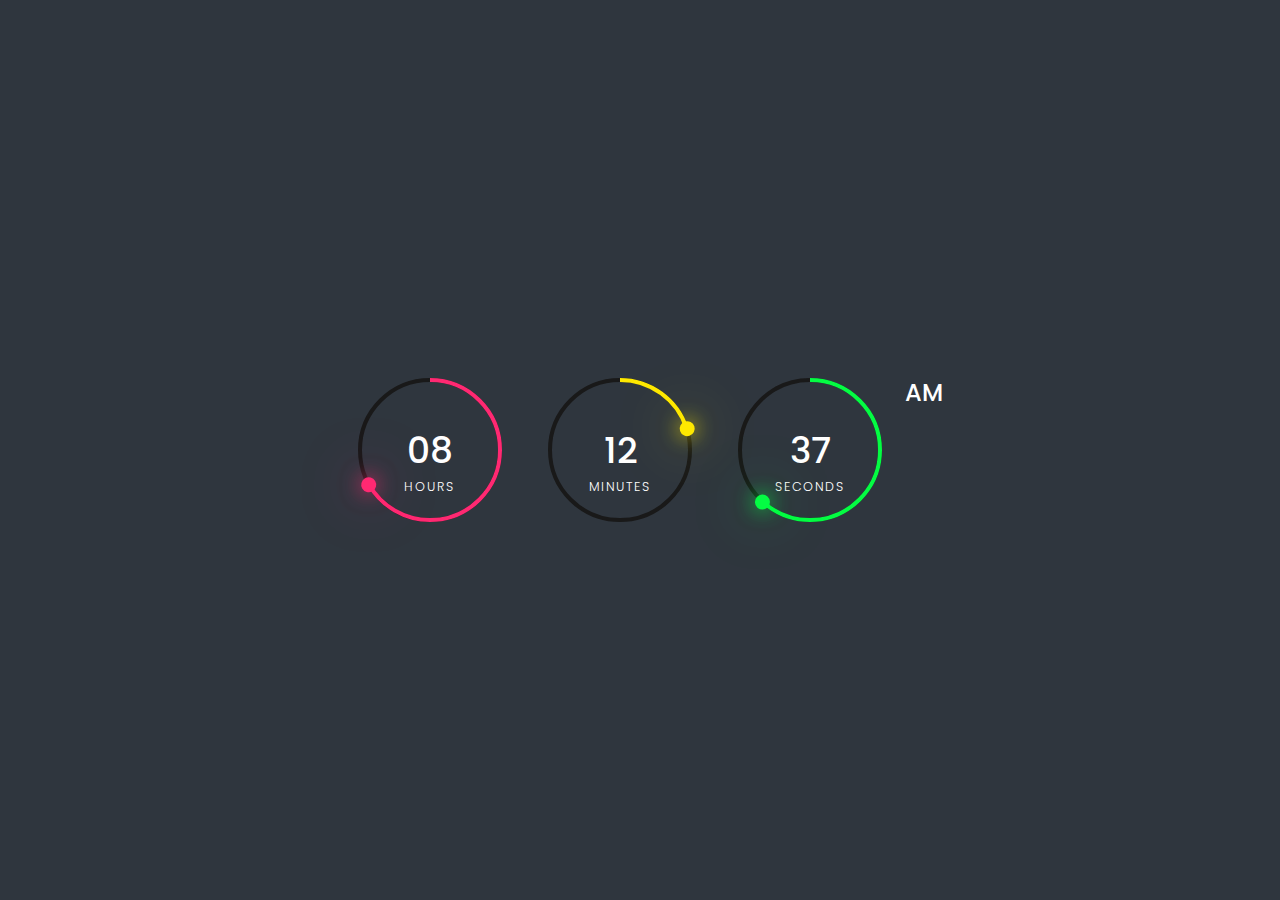
<file: Time/time.html>
<!DOCTYPE html>
<html>
 <head>
  <meta charset="utf-8">
  <title>Digital Clock</title>
  <link rel="stylesheet" href="time.css">
 </head>
 <body>
  <div id="time">
   <div class="circle" style="--clr:#ff2972">
    <div class="dots hr_dot"></div>
      <svg>
        <circle cx="70" cy="70" r="70"></circle>
        <circle cx="70" cy="70" r="70" id="hh"></circle>
      </svg>
     <div id="hours">00</div>
   </div>
   <div class="circle" style="--clr:#fee800">
    <div class="dots min_dot"></div>
      <svg>
        <circle cx="70" cy="70" r="70"></circle>
        <circle cx="70" cy="70" r="70" id="mm"></circle>
      </svg>
     <div id="minutes">00</div>
   </div>
   <div class="circle" style="--clr:#04fc43">
    <div class="dots sec_dot"></div>
      <svg>
        <circle cx="70" cy="70" r="70"></circle>
        <circle cx="70" cy="70" r="70" id="ss"></circle>
      </svg>
      <div id="seconds">00</div>
   </div>
   <div class="ap">
    <div id="ampm">AM</div>
   </div>
  </div>
  <script type="text/javascript">
    setInterval(() =>{
      let hours = document.getElementById('hours');
      let minutes = document.getElementById('minutes');
      let seconds = document.getElementById('seconds');
      let ampm = document.getElementById('ampm');

      let hh = document.getElementById('hh');
      let mm = document.getElementById('mm');
      let ss = document.getElementById('ss');

      let hr_dot = document.querySelector('.hr_dot');
      let min_dot = document.querySelector('.min_dot');
      let sec_dot = document.querySelector('.sec_dot');

      let h = new Date().getHours();
      let m = new Date().getMinutes();
      let s = new Date().getSeconds();
      let am = h >= 12 ? "PM" : "AM";

      // convert 24hr clock to 12hr clock
      if (h > 12){
        h = h - 12;
      }

      h = (h < 10) ? "0" + h : h;
      m = (m < 10) ? "0" + m : m;
      s = (s < 10) ? "0" + s : s;

      hours.innerHTML = h + "<br><span>Hours</span>";
      minutes.innerHTML = m + "<br><span>Minutes</span>";;
      seconds.innerHTML = s + "<br><span>Seconds</span>";;
      ampm.innerHTML = am;

      // 12 hrs clock
      hh.style.strokeDashoffset = 440 - (440 * h) / 12;
      // 60 miu clock
      mm.style.strokeDashoffset = 440 - (440 * m) / 60;
      //60 sec clock
      ss.style.strokeDashoffset = 440 - (440 * s) / 60;

      hr_dot.style.transform = `rotate(${h * 30}deg)`;
      min_dot.style.transform = `rotate(${m * 6}deg)`;
      sec_dot.style.transform = `rotate(${s * 6}deg)`;
    })

    
  </script>
 </body>
</html>
</file>
<file: Time/time.css>
@import url('https://fonts.googleapis.com/css?family=Poppins:200, 300,400,500,600, 700,800,900&display=swap');
*
{
 margin: 0;
 padding: 0;
 box-sizing: border-box;
 font-family: 'Poppins', sans-serif;
}
body
{
 display: flex;
 justify-content: center;
 align-items: center;
 min-height: 100vh;
 background: #2f363e;
}
#time
{
	color: #fff;
	display: flex;
	gap: 40px;
}
#time .circle{
  position: relative;
  width: 150px;
  height: 150px;
  display: flex;
  justify-content: center;
  align-items: center;
}
#time div{
  position: absolute;
  text-align: center;
  font-weight: 500;
  font-size: 1.5em;
}
#time div span{
  position: absolute;
  transform: translateX(-50%);
  font-size: 0.35em;
  font-weight: 300;
  letter-spacing: 0.1em;
  text-transform: uppercase;
  text-align: center;
}
#time .ap{
  position: relative;
  font-size: 1em;
  transform: translateX(-20px);
}
#time .circle svg{
	position: relative;
	width: 150px;
	height: 150px;
	transform: rotate(270deg);
}
#time .circle svg circle{
	width: 100%;
	height: 100%;
	fill: transparent;
	stroke: #191919;
	stroke-width: 4;
	transform: translate(5px, 5px);
}
#time .circle svg circle:nth-child(2){
	stroke: var(--clr);
	stroke-dasharray: 440;
}
.dots{
	position: absolute;
	width: 100%;
	height: 100%;
	z-index: 10;
	display: flex;
	justify-content: center;
}
.dots::before{
	content: '';
	position: absolute;
	top: -3px;
	width: 15px;
	height: 15px;
	background: var(--clr);
	border-radius: 50%;
	box-shadow: 0 0 20px var(--clr),
	0 0 60px var(--clr);
}
</file>
